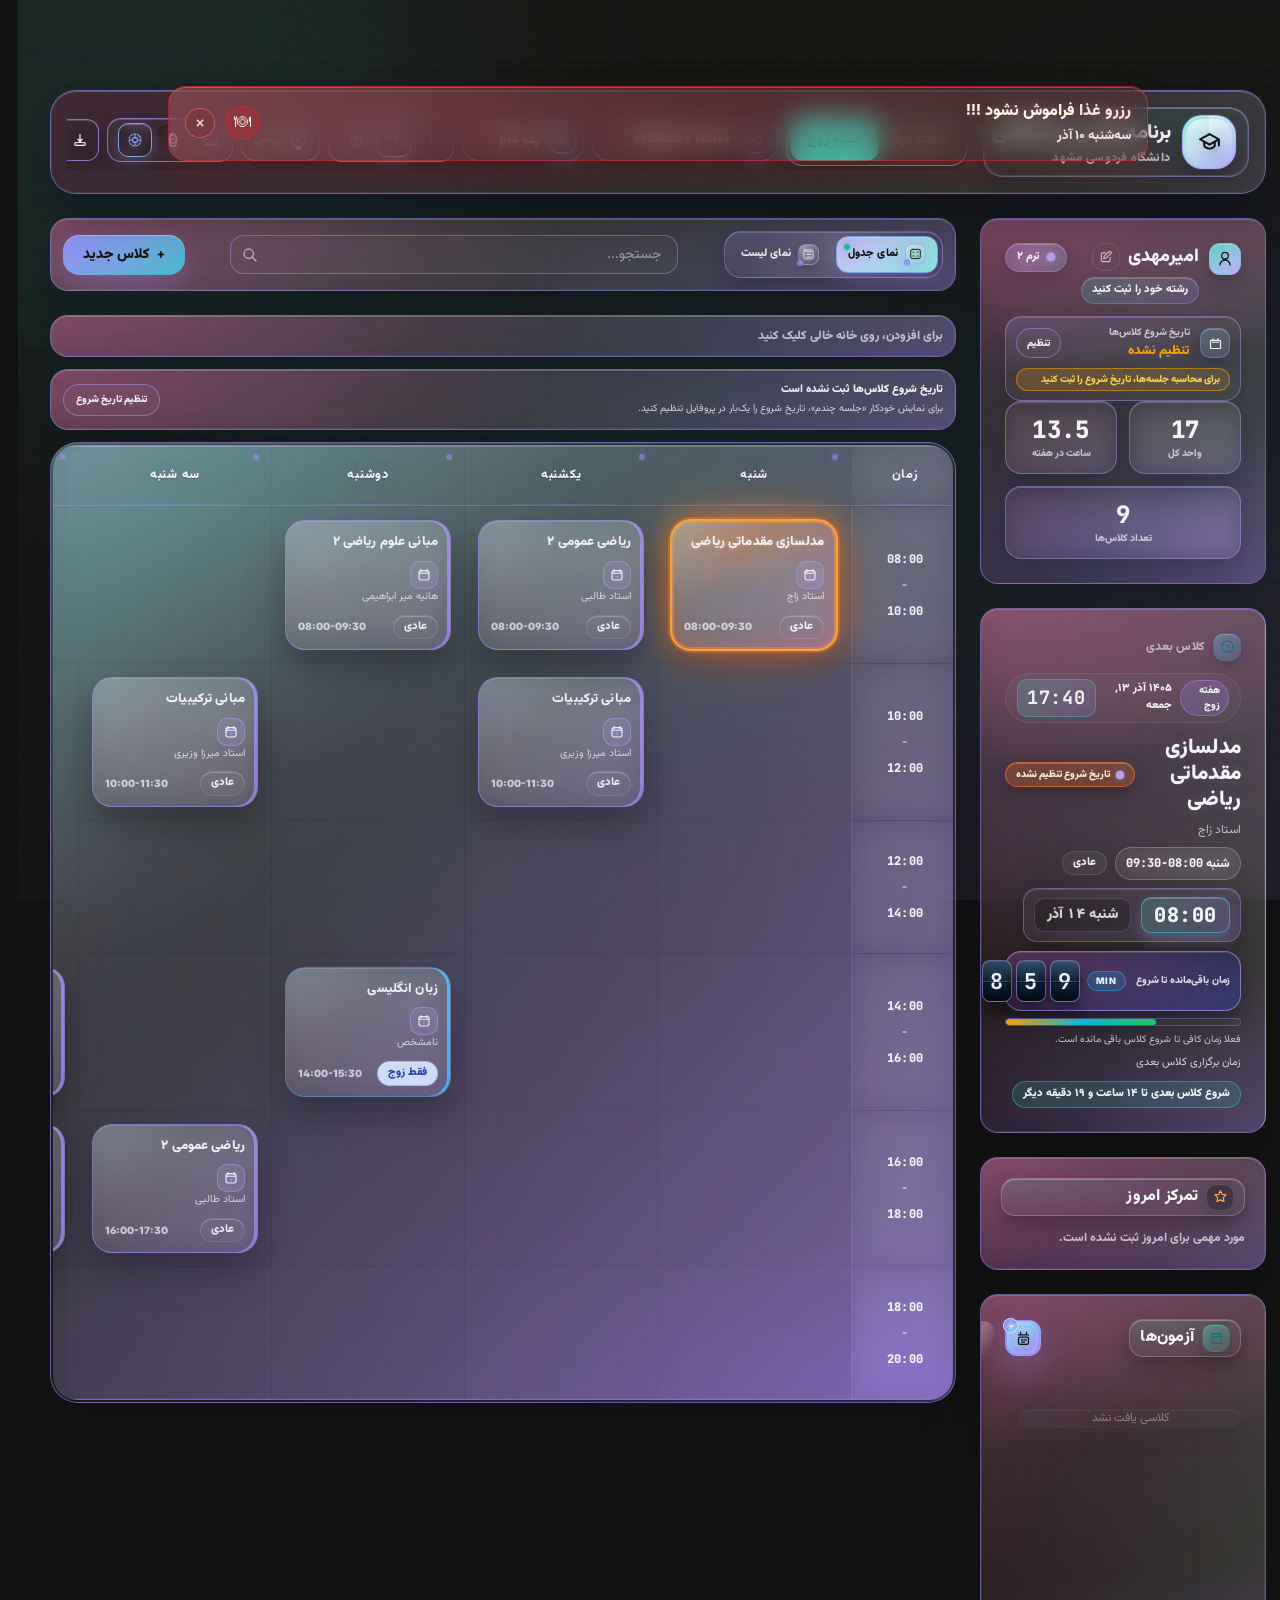
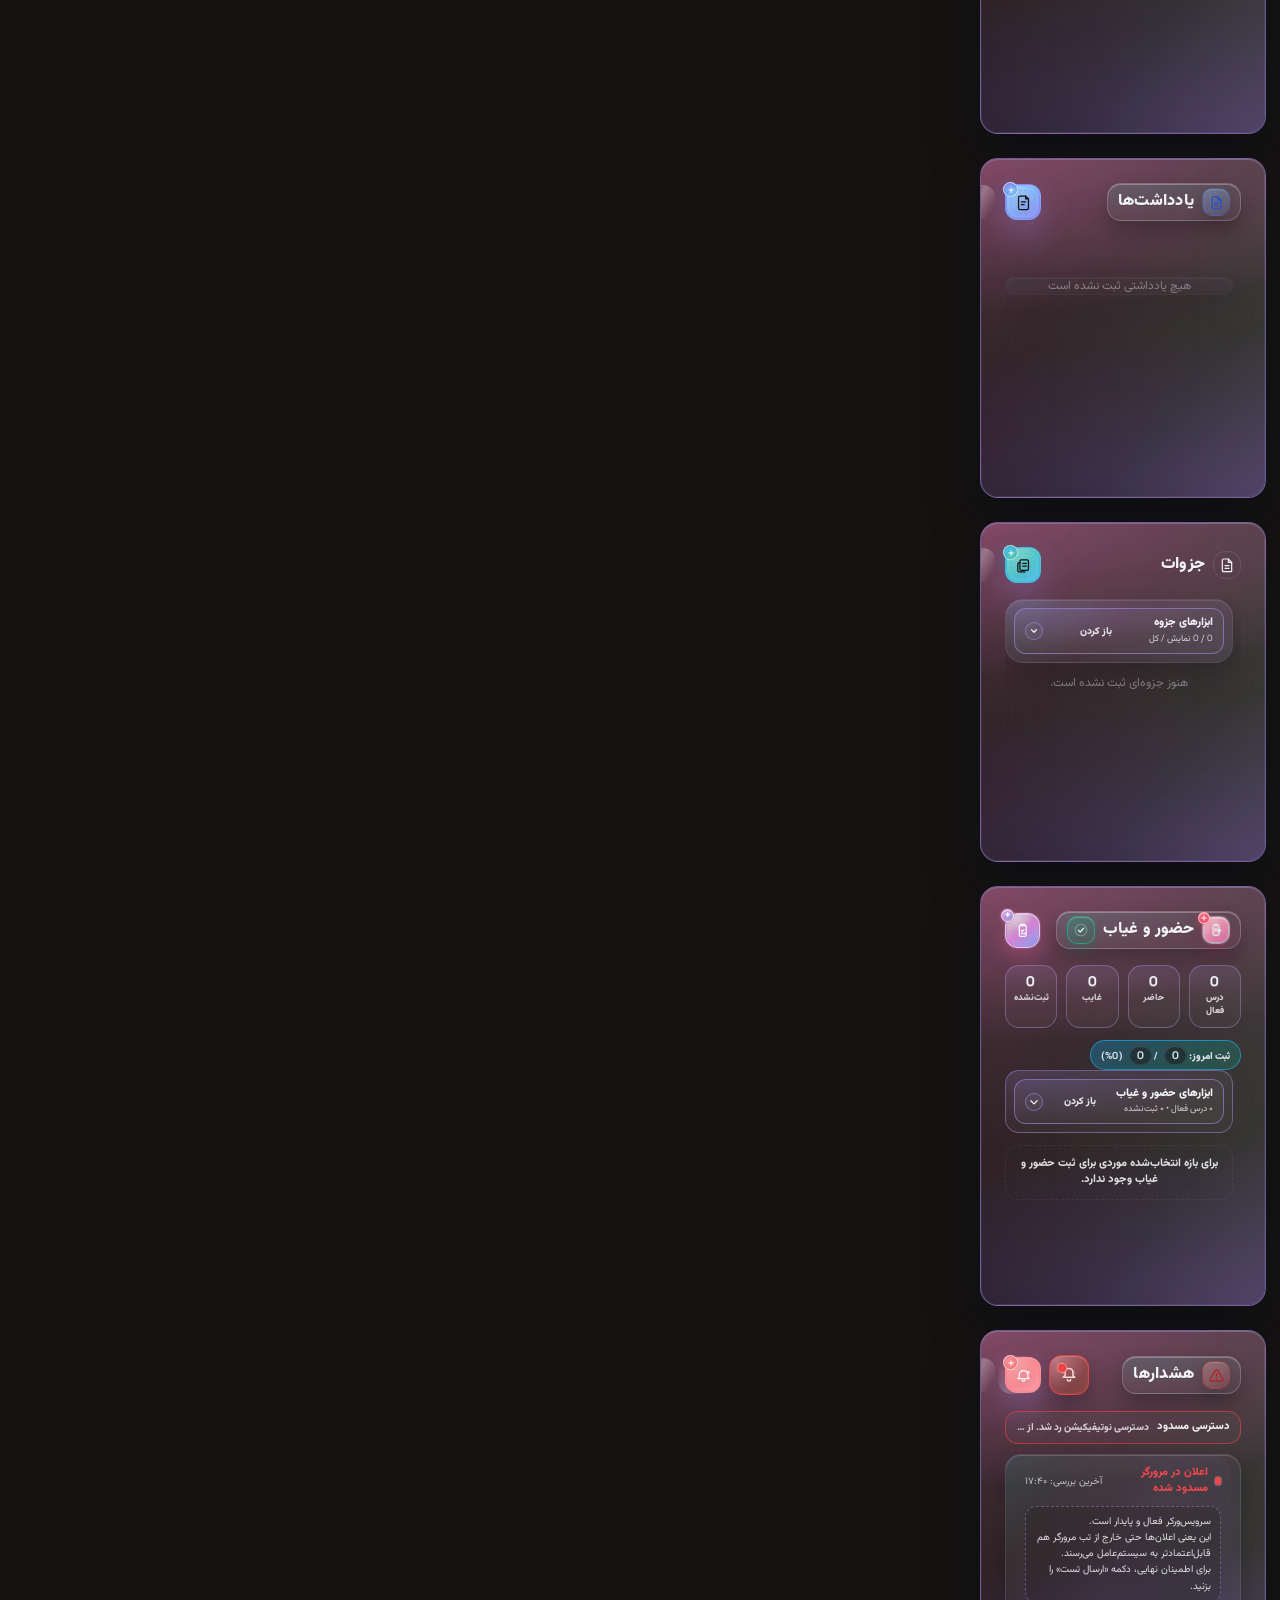
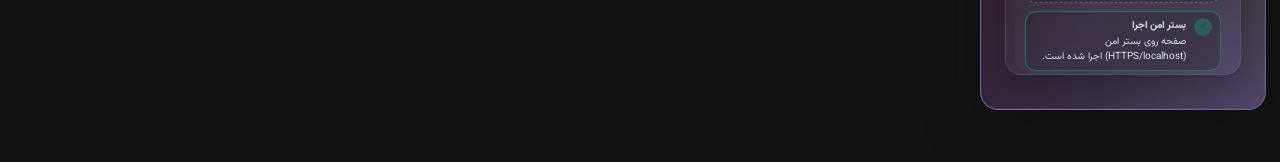
<file: index.html>
<!doctype html>
<html lang="fa" dir="rtl">
  <head>
    <meta charset="UTF-8" />
    <meta
      name="viewport"
      content="width=device-width, initial-scale=1.0, viewport-fit=cover"
    />
    <meta name="theme-color" content="#0f2027" />
    <meta name="application-name" content="University Schedule" />
    <meta name="apple-mobile-web-app-title" content="Uni Schedule" />
    <meta name="mobile-web-app-capable" content="yes" />
    <meta name="apple-mobile-web-app-capable" content="yes" />
    <meta name="msapplication-TileColor" content="#0f2027" />
    <meta name="apple-mobile-web-app-status-bar-style" content="black-translucent" />
    <link rel="manifest" href="./manifest.webmanifest?v=20260228-app-shell-v4" />
    <link rel="apple-touch-icon" sizes="180x180" href="./assets/icons/apple-touch-icon.png" />
    <link rel="icon" type="image/png" sizes="32x32" href="./assets/icons/favicon-32.png" />
    <link rel="icon" type="image/svg+xml" href="./assets/svg/favicon.svg" />
    <link rel="shortcut icon" href="./assets/svg/favicon.svg" />
    <title>University Schedule |Amirmahdi</title>

    <!-- Fonts -->
    <link
      href="https://fonts.googleapis.com/css2?family=Inter:wght@300;400;500;600;700;800&family=JetBrains+Mono:wght@500;700&family=Space+Grotesk:wght@500;700&family=Vazirmatn:wght@300;400;500;700;900&display=swap"
      rel="stylesheet"
      media="print"
      onload="this.media='all'"
    />
    <noscript>
      <link
        href="https://fonts.googleapis.com/css2?family=Inter:wght@300;400;500;600;700;800&family=JetBrains+Mono:wght@500;700&family=Space+Grotesk:wght@500;700&family=Vazirmatn:wght@300;400;500;700;900&display=swap"
        rel="stylesheet"
      />
    </noscript>

    <!-- Tailwind -->
    <script src="./assets/vendor/tailwindcss-cdn.js"></script>
    <script src="https://accounts.google.com/gsi/client" async defer></script>
    <script src="./src/tailwind-config.js"></script>

    <link rel="stylesheet" href="./styles/main.css" />
  </head>

  <body
    data-theme="frosted"
    data-style-pack="pro"
    data-anim-enabled="on"
    data-anim-intensity="low"
    data-ui-mode="auto"
    data-perf-mode="normal"
    data-mobile-ultra-smooth="off"
    data-display-mode="browser"
    data-standalone="off"
    data-app-shell-state="booting"
    class="min-h-screen text-[var(--text)] bg-[var(--bg)] font-vazir relative overflow-x-hidden"
  >
    <div
      id="appLaunchOverlay"
      class="app-launch-overlay"
      role="status"
      aria-live="polite"
      aria-hidden="false"
      aria-label="در حال آماده‌سازی برنامه"
    >
      <div class="app-launch-card">
        <div class="app-launch-logo" aria-hidden="true">
          <svg viewBox="0 0 24 24" fill="none" stroke="currentColor">
            <path
              stroke-linecap="round"
              stroke-linejoin="round"
              stroke-width="1.9"
              d="M3 9l9-5 9 5-9 5-9-5z"
            />
            <path
              stroke-linecap="round"
              stroke-linejoin="round"
              stroke-width="1.9"
              d="M7 11.6V15c0 .6.3 1.2.9 1.5 1 .6 2.6 1.5 4.1 1.5 1.5 0 3.1-.9 4.1-1.5.6-.3.9-.9.9-1.5v-3.4"
            />
            <path
              stroke-linecap="round"
              stroke-linejoin="round"
              stroke-width="1.9"
              d="M21 10v5"
            />
          </svg>
        </div>
        <div class="app-launch-title">University Schedule</div>
        <div class="app-launch-sub" data-launch-status>
          در حال آماده‌سازی محیط برنامه...
        </div>
        <div class="app-launch-progress" aria-hidden="true">
          <span class="app-launch-progress-fill"></span>
        </div>
      </div>
    </div>

    <!-- Background Engine -->
    <div id="bgAnim" class="bg-anim-layer">
      <div class="orb orb-a animate-pulse-slow"></div>
      <div class="orb orb-b animate-float"></div>
      <div class="orb orb-c animate-float" style="animation-duration: 9s"></div>

      <div class="bg-layer bg-glass" aria-hidden="true"></div>
      <div class="bg-layer bg-brutal" aria-hidden="true"></div>
      <div class="bg-layer bg-luxury" aria-hidden="true"></div>
      <div class="bg-layer bg-hacker" aria-hidden="true"></div>
      <div class="bg-layer bg-aurora" aria-hidden="true"></div>
      <div class="bg-layer bg-mono" aria-hidden="true"></div>
      <div class="bg-layer bg-soft" aria-hidden="true"></div>
      <div class="bg-layer bg-material" aria-hidden="true"></div>
      <div class="bg-layer bg-frosted" aria-hidden="true"></div>
      <div class="bg-layer bg-editorial" aria-hidden="true"></div>
      <div class="bg-layer bg-mathlight" aria-hidden="true"></div>
      <div class="bg-layer bg-mathdark" aria-hidden="true"></div>
      <div class="bg-layer bg-chemistrylight" aria-hidden="true"></div>
      <div class="bg-layer bg-chemistrydark" aria-hidden="true"></div>

      <div class="symbol-layer sym-glass" aria-hidden="true"></div>
      <div class="symbol-layer sym-brutal" aria-hidden="true"></div>
      <div class="symbol-layer sym-luxury" aria-hidden="true"></div>
      <div class="symbol-layer sym-hacker" aria-hidden="true"></div>
      <div class="symbol-layer sym-aurora" aria-hidden="true"></div>
      <div class="symbol-layer sym-mono" aria-hidden="true"></div>
      <div class="symbol-layer sym-soft" aria-hidden="true"></div>
      <div class="symbol-layer sym-material" aria-hidden="true"></div>
      <div class="symbol-layer sym-frosted" aria-hidden="true"></div>
      <div class="symbol-layer sym-editorial" aria-hidden="true"></div>
      <div class="symbol-layer sym-mathlight" aria-hidden="true"></div>
      <div class="symbol-layer sym-mathdark" aria-hidden="true"></div>
      <div class="symbol-layer sym-chemistrylight" aria-hidden="true"></div>
      <div class="symbol-layer sym-chemistrydark" aria-hidden="true"></div>

      <div class="scanline" aria-hidden="true"></div>
      <div class="grain" aria-hidden="true"></div>
    </div>

    <div
      id="pinnedAlertsBar"
      class="pinned-alerts-bar hidden"
      aria-live="polite"
    ></div>

    <!-- Modals -->
    <div
      id="modalOverlay"
      class="fixed inset-0 z-50 bg-black/60 backdrop-blur-sm hidden items-center justify-center p-4"
    ></div>
    <div
      id="deleteUndoBar"
      class="delete-undo-bar hidden"
      role="status"
      aria-live="polite"
      aria-hidden="true"
    >
      <div class="delete-undo-main">
        <span id="txtDeleteUndo" class="delete-undo-text">حذف انجام شد.</span>
      </div>
      <div class="delete-undo-actions">
        <button
          type="button"
          id="btnUndoDelete"
          class="delete-undo-btn delete-undo-btn--undo"
          onclick="app.undoLastDelete()"
        >
          بازگردانی
        </button>
        <button
          type="button"
          id="btnDismissDeleteUndo"
          class="delete-undo-btn delete-undo-btn--dismiss"
          onclick="app.dismissDeleteUndo()"
        >
          بستن
        </button>
      </div>
      <span id="deleteUndoProgress" class="delete-undo-progress" aria-hidden="true"></span>
    </div>
    <!-- Layout -->
    <div
      id="appLayout"
      class="max-w-[1600px] mx-auto p-4 lg:p-8 grid grid-cols-12 gap-6"
    >
      <!-- Navbar -->
      <nav
        class="top-nav col-span-12 theme-card p-4 flex flex-wrap items-center justify-between gap-4 sticky top-4 z-40 bg-[var(--bg)]/75"
      >
        <div class="nav-brand">
          <div
            id="topNavToggleIcon"
            class="logo-badge logo-badge--toggle select-none"
            aria-label="باز یا بسته کردن هدر"
            aria-controls="topNavControls"
            aria-expanded="true"
            role="button"
            tabindex="0"
            title="باز یا بسته کردن هدر"
            onclick="app.toggleTopNavCollapsed(event)"
            onkeydown="app.onTopNavToggleKeydown(event)"
          >
            <svg
              class="logo-icon"
              fill="none"
              stroke="currentColor"
              viewBox="0 0 24 24"
            >
              <path
                stroke-linecap="round"
                stroke-linejoin="round"
                stroke-width="1.9"
                d="M3 9l9-5 9 5-9 5-9-5z"
              />
              <path
                stroke-linecap="round"
                stroke-linejoin="round"
                stroke-width="1.9"
                d="M7 11.6V15c0 .6.3 1.2.9 1.5 1 .6 2.6 1.5 4.1 1.5 1.5 0 3.1-.9 4.1-1.5.6-.3.9-.9.9-1.5v-3.4"
              />
              <path
                stroke-linecap="round"
                stroke-linejoin="round"
                stroke-width="1.9"
                d="M21 10v5"
              />
            </svg>
          </div>
          <div class="nav-title-block">
            <h1
              id="navTitle"
              class="nav-title-text text-xl font-black tracking-tight"
            ></h1>
            <p id="navSub" class="nav-sub-text text-xs opacity-70"></p>
          </div>
        </div>

        <div
          id="topNavControls"
          class="top-nav-controls flex items-center gap-2 lg:gap-3"
        >
          <!-- Week Toggle -->
          <div
            class="week-toggle flex p-1 rounded-2xl border border-[var(--border)] bg-[var(--bg)]/35 backdrop-blur-md"
          >
            <button
              onclick="app.setWeek('odd')"
              id="btnOdd"
              class="px-4 py-2 rounded-xl text-sm font-black transition-all"
            ></button>
            <button
              onclick="app.setWeek('even')"
              id="btnEven"
              class="px-4 py-2 rounded-xl text-sm font-black transition-all"
            ></button>
          </div>

          <!-- Theme Picker -->
          <div
            id="themeSelectShell"
            class="premium-select premium-select--theme"
            data-theme="frosted"
          >
            <span class="premium-select-icon" aria-hidden="true">
              <span class="premium-icon-stack">
                <span class="premium-icon-state premium-icon-state--theme">
                  <svg viewBox="0 0 24 24" aria-hidden="true">
                    <circle
                      class="pi-stroke pi-theme-orbit pi-anim"
                      cx="12"
                      cy="12"
                      r="8.05"
                      stroke-dasharray="1.9 2.5"
                    />
                    <path
                      class="pi-stroke"
                      d="M12.1 6.2c-3.3 0-6 2.3-6 5.2 0 2.2 1.6 3.9 3.9 3.9h1.1c.53 0 .96.43.96.96 0 .76.61 1.37 1.37 1.37 2.9 0 5-2.19 5-5 0-3.69-3.06-6.45-6.33-6.45Z"
                    />
                    <circle
                      class="pi-theme-core pi-anim"
                      cx="9.35"
                      cy="10.15"
                      r="0.76"
                    />
                    <circle
                      class="pi-theme-core pi-anim"
                      cx="12.75"
                      cy="9.1"
                      r="0.68"
                    />
                    <path
                      class="pi-stroke pi-theme-spark pi-anim"
                      d="M16.1 6.2h2.3M17.25 5.05v2.3"
                    />
                    <path
                      class="pi-stroke pi-theme-sheen pi-anim"
                      d="M8.4 12.7h2.4"
                    />
                  </svg>
                </span>
              </span>
            </span>
            <select
              id="themeSelect"
              onchange="app.setTheme(this.value)"
              class="control-surface premium-select-input bg-transparent border border-[var(--border)] text-[var(--text)] text-sm rounded-2xl p-2.5 focus:outline-none font-black cursor-pointer backdrop-blur-md min-w-[136px]"
              title="Theme"
            ></select>
          </div>

          <!-- Style Pack -->
          <div
            id="packSelectShell"
            class="premium-select premium-select--pack"
            data-pack="base"
          >
            <span class="premium-select-icon" aria-hidden="true">
              <span class="premium-icon-stack">
                <span class="premium-icon-state premium-icon-state--base">
                  <svg viewBox="0 0 24 24" aria-hidden="true">
                    <path
                      class="pi-stroke"
                      d="M6 9.5 12 6l6 3.5-6 3.5-6-3.5Z"
                    />
                    <path
                      class="pi-stroke pi-pack-base-float pi-anim"
                      d="M7.8 12.6 12 15l4.2-2.4"
                    />
                    <path class="pi-stroke" d="M7.8 15.2 12 17.6l4.2-2.4" />
                  </svg>
                </span>
                <span class="premium-icon-state premium-icon-state--ultra">
                  <svg viewBox="0 0 24 24" aria-hidden="true">
                    <circle
                      class="pi-stroke pi-pack-ultra-ring pi-anim"
                      cx="12"
                      cy="12"
                      r="8.2"
                      stroke-dasharray="2.2 2.6"
                    />
                    <path
                      class="pi-stroke"
                      d="M6.5 10.4 9 7.2l3 2.7 3-2.7 2.5 3.2-5.5 6.6-5.5-6.6Z"
                    />
                    <path
                      class="pi-stroke pi-pack-ultra-glint pi-anim"
                      d="M8.2 9.8h7.6"
                    />
                  </svg>
                </span>
                <span class="premium-icon-state premium-icon-state--pro">
                  <svg viewBox="0 0 24 24" aria-hidden="true">
                    <circle
                      class="pi-stroke pi-pack-pro-orbit pi-anim"
                      cx="12"
                      cy="12"
                      r="8.1"
                      stroke-dasharray="1.8 2.4"
                    />
                    <rect
                      class="pi-stroke"
                      x="8.25"
                      y="8.25"
                      width="7.5"
                      height="7.5"
                      rx="1.55"
                    />
                    <path
                      class="pi-stroke pi-pack-pro-grid pi-anim"
                      d="M12 8.25v7.5M8.25 12h7.5"
                    />
                    <circle
                      class="pi-dot pi-pack-pro-core pi-anim"
                      cx="12"
                      cy="12"
                      r="1.08"
                    />
                  </svg>
                </span>
              </span>
            </span>
            <select
              id="packSelect"
              onchange="app.setStylePack(this.value)"
              class="control-surface premium-select-input bg-transparent border border-[var(--border)] text-[var(--text)] text-sm rounded-2xl p-2.5 focus:outline-none font-black cursor-pointer backdrop-blur-md min-w-[136px]"
              title="Style Pack"
            ></select>
          </div>

          <!-- Animation Intensity (Icon Only) -->
          <div
            id="animIntensityShell"
            class="intensity-icon-picker control-surface"
            data-intensity="high"
            data-anim-enabled="on"
            title="Animation Intensity"
            role="group"
            aria-label="Animation Intensity"
          >
            <button
              type="button"
              id="btnIntensityUltraLow"
              class="intensity-icon-btn"
              data-value="ultra-low"
              aria-pressed="false"
              onclick="app.setAnimIntensity('ultra-low')"
            >
              <svg viewBox="0 0 24 24" aria-hidden="true">
                <path
                  class="ii-bolt ii-anim ii-anim-ultra"
                  d="M10.2 4.8h4.2l-2.2 4h2.7l-5.5 8 .9-5h-2.8l2.7-7Z"
                />
              </svg>
            </button>
            <button
              type="button"
              id="btnIntensityLow"
              class="intensity-icon-btn"
              data-value="low"
              aria-pressed="false"
              onclick="app.setAnimIntensity('low')"
            >
              <svg viewBox="0 0 24 24" aria-hidden="true">
                <path
                  class="ii-bolt ii-anim ii-anim-low-a"
                  d="M5.2 6.1h3.8L7 9.5h2.3l-4.3 6.4.7-4H3.8l1.4-5.8Z"
                />
                <path
                  class="ii-bolt ii-anim ii-anim-low-b"
                  d="M13.6 5.2h4.2l-2.1 3.9h2.5l-4.8 7.2.8-4.5h-2.4l1.8-6.6Z"
                />
              </svg>
            </button>
            <button
              type="button"
              id="btnIntensityHigh"
              class="intensity-icon-btn"
              data-value="high"
              aria-pressed="false"
              onclick="app.setAnimIntensity('high')"
            >
              <svg viewBox="0 0 24 24" aria-hidden="true">
                <circle
                  class="ii-stroke ii-anim ii-core-ring"
                  cx="12"
                  cy="12"
                  r="8.2"
                  stroke-dasharray="2.2 2.8"
                />
                <path
                  class="ii-bolt ii-anim ii-anim-high-a"
                  d="M4.4 6.8h3.5L6.2 9.8h2.1l-3.6 5.5.5-3.5H3.5l.9-5Z"
                />
                <path
                  class="ii-bolt ii-anim ii-anim-high-b"
                  d="M10.1 4.9h4.1L12 8.7h2.7l-5.3 8.3.9-5.1H7.8l2.3-7Z"
                />
                <path
                  class="ii-bolt ii-anim ii-anim-high-c"
                  d="M17 6.4h3.5l-1.9 3h2.2l-3.8 5.8.5-3.6h-1.9l1.4-5.2Z"
                />
                <circle
                  class="ii-dot ii-anim ii-core-dot"
                  cx="12"
                  cy="12"
                  r="1"
                />
              </svg>
            </button>
            <select
              id="animIntensitySelect"
              onchange="app.setAnimIntensity(this.value)"
              class="hidden"
              aria-hidden="true"
              tabindex="-1"
            ></select>
          </div>

          <button
            id="btnAnimStatus"
            onclick="app.toggleAnim()"
            class="anim-status-btn control-btn"
            title="Animation Status"
            type="button"
            aria-pressed="true"
          >
            <span class="anim-status-visual" aria-hidden="true">
              <span class="anim-status-ring"></span>
              <span class="anim-status-orbit">
                <span class="anim-status-dot anim-status-dot--a"></span>
                <span class="anim-status-dot anim-status-dot--b"></span>
              </span>
              <span class="anim-status-core"></span>
            </span>
            <span id="txtAnimStatusShort" class="anim-status-short">Anim</span>
          </button>

          <!-- UI Mode -->
          <div
            id="uiModeShell"
            class="ui-mode-icon-picker control-surface"
            data-ui-mode="auto"
            title="UI Mode"
            role="group"
            aria-label="UI Mode"
          >
            <button
              type="button"
              id="btnUiModeDesktop"
              class="ui-mode-icon-btn"
              data-mode="desktop"
              aria-pressed="false"
              onclick="app.setUiMode('desktop')"
            >
              <svg viewBox="0 0 24 24" aria-hidden="true">
                <rect
                  class="umi-stroke"
                  x="4.1"
                  y="5.2"
                  width="15.8"
                  height="10.6"
                  rx="2.1"
                />
                <path class="umi-stroke" d="M2.9 18.3h18.2" />
                <path class="umi-stroke" d="M10 18.3h4" />
                <rect
                  class="umi-fill"
                  x="6.4"
                  y="7.2"
                  width="11.2"
                  height="6.2"
                  rx="1.2"
                />
                <path
                  class="umi-stroke umi-scan uii-anim pi-laptop-scan"
                  d="M7.1 10.3h4.4"
                />
              </svg>
            </button>
            <button
              type="button"
              id="btnUiModeMobile"
              class="ui-mode-icon-btn"
              data-mode="mobile"
              aria-pressed="false"
              onclick="app.setUiMode('mobile')"
            >
              <svg viewBox="0 0 24 24" aria-hidden="true">
                <circle
                  class="umi-stroke umi-wave uii-anim pi-phone-pulse"
                  cx="12"
                  cy="10.8"
                  r="5.3"
                />
                <rect
                  class="umi-stroke"
                  x="8"
                  y="3.8"
                  width="8"
                  height="16.4"
                  rx="2.5"
                />
                <rect
                  class="umi-fill"
                  x="9.7"
                  y="6.4"
                  width="4.6"
                  height="7.2"
                  rx="0.95"
                />
                <path
                  class="umi-stroke umi-swipe uii-anim pi-phone-swipe"
                  d="M10.1 11.1h3.8"
                />
                <circle class="umi-dot" cx="12" cy="17.1" r="0.82" />
              </svg>
            </button>
            <button
              type="button"
              id="btnUiModeAuto"
              class="ui-mode-icon-btn"
              data-mode="auto"
              aria-pressed="false"
              onclick="app.setUiMode('auto')"
            >
              <svg viewBox="0 0 24 24" aria-hidden="true">
                <circle
                  class="umi-stroke umi-orbit uii-anim pi-auto-orbit"
                  cx="12"
                  cy="12"
                  r="8"
                  stroke-dasharray="2.1 2.3"
                />
                <rect
                  class="umi-stroke"
                  x="9"
                  y="9"
                  width="6"
                  height="6"
                  rx="1.4"
                />
                <path
                  class="umi-stroke"
                  d="M12 5.7v1.5M12 16.8v1.5M5.7 12h1.5M16.8 12h1.5"
                />
                <circle
                  class="umi-dot umi-spark uii-anim pi-auto-spark"
                  cx="17.5"
                  cy="6.5"
                  r="1.15"
                />
              </svg>
            </button>
            <select
              id="uiModeSelect"
              onchange="app.setUiMode(this.value)"
              class="hidden"
              aria-hidden="true"
              tabindex="-1"
              title="UI Mode"
            ></select>
          </div>

          <!-- Cloud Sync -->
          <button
            id="btnInstallApp"
            onclick="app.installAsStandaloneApp()"
            class="control-btn install-app-btn"
            title="Install App"
            type="button"
            data-state="pending"
            hidden
          >
            <svg viewBox="0 0 24 24" aria-hidden="true">
              <path d="M12 3.8v10.1" fill="none" stroke="currentColor" stroke-width="1.9" stroke-linecap="round" />
              <path d="m8.8 10.8 3.2 3.4 3.2-3.4" fill="none" stroke="currentColor" stroke-width="1.9" stroke-linecap="round" stroke-linejoin="round" />
              <rect x="4.3" y="15.7" width="15.4" height="4.4" rx="1.4" fill="none" stroke="currentColor" stroke-width="1.7" />
            </svg>
            <span id="txtInstallAppLabel">Install</span>
          </button>

          <button
            id="btnCloudSync"
            onclick="cloudSync.openSettingsModal()"
            class="sync-auth-btn control-btn"
            title="Cloud Sync"
            type="button"
            data-state="offline"
          >
            <span class="sync-auth-visual" aria-hidden="true">
              <span class="sync-auth-orbit">
                <span class="sync-auth-dot"></span>
              </span>
              <span class="sync-auth-ring"></span>
              <span class="sync-auth-core"></span>
            </span>
            <span class="sync-auth-meta">
              <span id="txtCloudSyncLabel" class="sync-auth-label">Sync</span>
              <span
                id="txtCloudSyncState"
                class="sync-auth-state"
                data-state="offline"
                >Offline</span
              >
            </span>
          </button>

          <div
            id="dataIoShell"
            class="data-io-inline control-surface"
            role="group"
            aria-label="JSON Data Actions"
          >
            <button
              id="btnDataExportJson"
              type="button"
              class="data-io-action data-io-action--download control-btn"
              onclick="app.exportDataJson()"
              title="Export JSON"
              aria-label="Export JSON"
            >
              <svg viewBox="0 0 24 24" aria-hidden="true">
                <rect
                  class="dio-action-soft"
                  x="6.4"
                  y="4.7"
                  width="11.2"
                  height="8.5"
                  rx="2.25"
                />
                <path class="dio-action-stroke" d="M4.6 18.1h14.8" />
                <path class="dio-action-stroke" d="M12 7.2v8.8" />
                <path
                  class="dio-action-stroke dio-anim-down"
                  d="m8.8 12.4 3.2 3.4 3.2-3.4"
                />
                <path class="dio-action-accent dio-flow-down" d="M8 9.1h8" />
                <circle class="dio-action-core" cx="18" cy="8" r="1.05" />
              </svg>
            </button>
            <button
              id="btnDataImportJson"
              type="button"
              class="data-io-action data-io-action--upload control-btn"
              onclick="app.triggerJsonImport()"
              title="Import JSON"
              aria-label="Import JSON"
            >
              <svg viewBox="0 0 24 24" aria-hidden="true">
                <rect
                  class="dio-action-soft"
                  x="6.4"
                  y="10.8"
                  width="11.2"
                  height="8.5"
                  rx="2.25"
                />
                <path class="dio-action-stroke" d="M4.6 18.1h14.8" />
                <path class="dio-action-stroke" d="M12 15V6.2" />
                <path
                  class="dio-action-stroke dio-anim-up"
                  d="m8.8 9.4 3.2-3.4 3.2 3.4"
                />
                <path class="dio-action-accent dio-flow-up" d="M8 14.9h8" />
                <circle class="dio-action-core" cx="18" cy="15.2" r="1.05" />
              </svg>
            </button>
          </div>
        </div>
      </nav>
      <input
        type="file"
        id="jsonImportInput"
        accept=".json,application/json"
        class="hidden"
        onchange="app.handleJsonImportInput(this)"
      />
      <input
        type="file"
        id="attendanceJsonImportInput"
        accept=".json,application/json"
        class="hidden"
        onchange="app.handleAttendanceImportInput(this)"
      />

      <!-- Sidebar -->
      <aside id="sidePanel" class="col-span-12 lg:col-span-3 space-y-6">
        <!-- Profile Stats -->
        <div class="theme-card profile-card p-6">
          <div class="profile-head">
            <div class="profile-name-stack">
              <span class="profile-name-icon" aria-hidden="true">
                <svg
                  class="w-4 h-4"
                  fill="none"
                  stroke="currentColor"
                  viewBox="0 0 24 24"
                >
                  <path
                    stroke-linecap="round"
                    stroke-linejoin="round"
                    stroke-width="1.9"
                    d="M12 12a5 5 0 100-10 5 5 0 000 10zM4.5 21a7.5 7.5 0 0115 0"
                  />
                </svg>
              </span>
              <div class="profile-name-meta">
                <div class="flex items-center gap-2">
                  <h3 id="txtProfile" class="font-black text-lg truncate"></h3>
                  <button
                    id="btnEditProfile"
                    onclick="ui.openProfileMetaModal()"
                    class="w-7 h-7 rounded-xl border border-[var(--border)] text-[var(--muted)] hover:text-[var(--text)] hover:border-[var(--accent)] transition-colors flex items-center justify-center"
                    title="Edit Profile Name"
                  >
                    <svg
                      class="w-3.5 h-3.5"
                      fill="none"
                      stroke="currentColor"
                      viewBox="0 0 24 24"
                    >
                      <path
                        stroke-linecap="round"
                        stroke-linejoin="round"
                        stroke-width="2"
                        d="M11 5H6a2 2 0 00-2 2v11a2 2 0 002 2h11a2 2 0 002-2v-5m-1.414-9.586a2 2 0 112.828 2.828L12 14l-4 1 1-4 8.586-8.586z"
                      />
                    </svg>
                  </button>
                </div>
                <div id="txtProfileMajor" class="profile-major-pill"></div>
              </div>
            </div>
            <span id="txtProfileTerm" class="chip profile-term-chip"></span>
          </div>
          <div class="profile-start-row">
            <div class="profile-start-head">
              <span class="profile-start-icon" aria-hidden="true">
                <svg fill="none" stroke="currentColor" viewBox="0 0 24 24">
                  <path
                    stroke-linecap="round"
                    stroke-linejoin="round"
                    stroke-width="1.8"
                    d="M8 7V4m8 3V4m-9 6h10M5 20h14a1 1 0 001-1V8a1 1 0 00-1-1H5a1 1 0 00-1 1v11a1 1 0 001 1z"
                  />
                </svg>
              </span>
              <div class="profile-start-text">
                <div id="txtClassStartLabel" class="profile-start-label"></div>
                <div id="txtClassStartDate" class="profile-start-value"></div>
              </div>
              <button
                type="button"
                class="profile-start-edit"
                onclick="ui.openProfileMetaModal()"
              >
                تنظیم
              </button>
            </div>
            <div id="txtClassStartMeta" class="profile-start-meta"></div>
          </div>

          <div class="grid grid-cols-2 gap-3 text-center">
            <div
              class="stat-tile p-3 rounded-2xl bg-[var(--bg)]/25 border border-[var(--border)] backdrop-blur-md"
            >
              <div class="text-2xl font-black" id="statUnits">17</div>
              <div
                class="text-[10px] opacity-70 font-black"
                id="txtUnits"
              ></div>
            </div>
            <div
              class="stat-tile p-3 rounded-2xl bg-[var(--bg)]/25 border border-[var(--border)] backdrop-blur-md"
            >
              <div class="text-2xl font-black" id="statHours">16.5</div>
              <div
                class="text-[10px] opacity-70 font-black"
                id="txtHours"
              ></div>
            </div>
          </div>

          <div
            class="stat-tile mt-3 p-3 rounded-2xl bg-[var(--bg)]/25 border border-[var(--border)] text-center backdrop-blur-md"
          >
            <div class="text-2xl font-black" id="statClasses">11</div>
            <div
              class="text-[10px] opacity-70 font-black"
              id="txtClasses"
            ></div>
          </div>
        </div>

        <!-- Next Class -->
        <div
          id="nextClassWidget"
          class="theme-card side-widget next-class-card p-6 relative overflow-hidden border-r-4 border-r-[var(--accent)]"
        >
          <div class="next-title-wrap">
            <span
              class="widget-title-icon widget-title-icon--next"
              aria-hidden="true"
            >
              <svg fill="none" stroke="currentColor" viewBox="0 0 24 24">
                <path
                  stroke-linecap="round"
                  stroke-linejoin="round"
                  stroke-width="1.9"
                  d="M12 8v4l3 2m6-2a9 9 0 11-18 0 9 9 0 0118 0z"
                />
              </svg>
            </span>
            <h4
              id="txtNextClass"
              class="text-xs font-black opacity-60 uppercase tracking-widest"
            ></h4>
          </div>
          <div id="nextClassContainer" class="relative z-10"></div>
        </div>

        <!-- Today Focus Widget -->
        <div
          id="todayFocusWidget"
          class="theme-card side-widget today-focus-widget p-5 flex flex-col"
        >
          <div class="widget-title-wrap mb-3">
            <span
              class="widget-title-icon widget-title-icon--today-focus"
              aria-hidden="true"
            >
              <svg fill="none" stroke="currentColor" viewBox="0 0 24 24">
                <path
                  stroke-linecap="round"
                  stroke-linejoin="round"
                  stroke-width="1.9"
                  d="M12 3l2.7 5.47L21 9.4l-4.5 4.4 1.06 6.2L12 17.4 6.44 20l1.06-6.2L3 9.4l6.3-.93L12 3z"
                />
              </svg>
            </span>
            <h4 id="txtTodayFocus" class="font-black">تمرکز امروز</h4>
          </div>
          <div id="todayFocusContainer" class="today-focus-container"></div>
        </div>

        <!-- Exam Widget -->
        <div
          id="examWidget"
          class="theme-card side-widget exam-widget p-6 flex flex-col"
        >
          <div class="exam-widget-head">
            <div class="widget-title-wrap">
              <span
                class="widget-title-icon widget-title-icon--exam"
                aria-hidden="true"
              >
                <svg fill="none" stroke="currentColor" viewBox="0 0 24 24">
                  <path
                    stroke-linecap="round"
                    stroke-linejoin="round"
                    stroke-width="1.9"
                    d="M8 2v3M16 2v3M4 9h16M7 13h3M7 17h6M6 5h12a2 2 0 012 2v11a2 2 0 01-2 2H6a2 2 0 01-2-2V7a2 2 0 012-2z"
                  />
                </svg>
              </span>
              <h4 id="txtExams" class="font-black"></h4>
            </div>
            <button
              onclick="ui.openExamModal()"
              class="widget-add-btn widget-add-btn--exam"
              aria-label="افزودن آزمون"
              title="افزودن آزمون"
              type="button"
            >
              <span class="wab-orbit" aria-hidden="true"></span>
              <svg class="wab-icon" fill="none" viewBox="0 0 24 24" aria-hidden="true">
                <path
                  class="wab-stroke"
                  d="M8 3v2.2M16 3v2.2M5 7h14M7 10h10a2 2 0 0 1 2 2v6.2a2 2 0 0 1-2 2H7a2 2 0 0 1-2-2V12a2 2 0 0 1 2-2z"
                />
                <path class="wab-stroke" d="M9 14h2.5M13.5 14H16M9 17h4.5" />
              </svg>
              <span class="wab-plus" aria-hidden="true">
                <svg viewBox="0 0 16 16">
                  <path d="M8 3.2v9.6M3.2 8h9.6" />
                </svg>
              </span>
            </button>
          </div>
          <div id="examList" class="exam-widget-scroll space-y-3"></div>
        </div>

        <!-- Notes Widget -->
        <div
          id="notesWidget"
          class="theme-card side-widget p-6 flex flex-col h-[340px]"
        >
          <div class="flex justify-between items-center mb-4">
            <div class="widget-title-wrap">
              <span
                class="widget-title-icon widget-title-icon--note"
                aria-hidden="true"
              >
                <svg fill="none" stroke="currentColor" viewBox="0 0 24 24">
                  <path
                    stroke-linecap="round"
                    stroke-linejoin="round"
                    stroke-width="1.9"
                    d="M7 3h7l5 5v13a1 1 0 01-1 1H7a2 2 0 01-2-2V5a2 2 0 012-2z"
                  />
                  <path
                    stroke-linecap="round"
                    stroke-linejoin="round"
                    stroke-width="1.9"
                    d="M14 3v5h5M9 13h6M9 17h4"
                  />
                </svg>
              </span>
              <h4 id="txtNotesBoard" class="font-black"></h4>
            </div>
            <button
              onclick="ui.openNoteModal()"
              class="widget-add-btn widget-add-btn--note"
              aria-label="افزودن یادداشت"
              title="افزودن یادداشت"
              type="button"
            >
              <span class="wab-orbit" aria-hidden="true"></span>
              <svg class="wab-icon" fill="none" viewBox="0 0 24 24" aria-hidden="true">
                <path
                  class="wab-stroke"
                  d="M7 3h8l4 4v13a2 2 0 0 1-2 2H7a2 2 0 0 1-2-2V5a2 2 0 0 1 2-2z"
                />
                <path class="wab-stroke" d="M15 3v4h4M9 11h6M9 15h4" />
              </svg>
              <span class="wab-plus" aria-hidden="true">
                <svg viewBox="0 0 16 16">
                  <path d="M8 3.2v9.6M3.2 8h9.6" />
                </svg>
              </span>
            </button>
          </div>
          <div
            id="noteList"
            class="flex-1 overflow-y-auto space-y-3 pr-2"
          ></div>
        </div>

        <!-- Handouts Widget -->
        <div
          id="handoutsWidget"
          class="theme-card side-widget p-6 flex flex-col h-[340px]"
        >
          <div class="flex justify-between items-center mb-4">
            <div class="flex items-center gap-2">
              <span
                class="inline-flex items-center justify-center w-7 h-7 rounded-xl border border-[var(--border)] bg-[var(--bg)]/30"
                aria-hidden="true"
              >
                <svg
                  class="w-4 h-4"
                  fill="none"
                  stroke="currentColor"
                  viewBox="0 0 24 24"
                >
                  <path
                    stroke-linecap="round"
                    stroke-linejoin="round"
                    stroke-width="1.8"
                    d="M7 3h7l5 5v13a1 1 0 01-1 1H7a2 2 0 01-2-2V5a2 2 0 012-2z"
                  />
                  <path
                    stroke-linecap="round"
                    stroke-linejoin="round"
                    stroke-width="1.8"
                    d="M14 3v5h5M9 13h6M9 17h6"
                  />
                </svg>
              </span>
              <h4 id="txtHandouts" class="font-black"></h4>
            </div>
            <button
              onclick="ui.openHandoutModal()"
              class="widget-add-btn widget-add-btn--handout"
              aria-label="افزودن جزوه"
              title="افزودن جزوه"
              type="button"
            >
              <span class="wab-orbit" aria-hidden="true"></span>
              <svg class="wab-icon" fill="none" viewBox="0 0 24 24" aria-hidden="true">
                <path
                  class="wab-stroke"
                  d="M9 4h8a2 2 0 0 1 2 2v11a2 2 0 0 1-2 2H9a2 2 0 0 1-2-2V6a2 2 0 0 1 2-2z"
                />
                <path class="wab-stroke" d="M7 8H6a2 2 0 0 0-2 2v9a2 2 0 0 0 2 2h8" />
                <path class="wab-stroke" d="M11 9h5M11 13h5" />
              </svg>
              <span class="wab-plus" aria-hidden="true">
                <svg viewBox="0 0 16 16">
                  <path d="M8 3.2v9.6M3.2 8h9.6" />
                </svg>
              </span>
            </button>
          </div>
          <div
            id="handoutList"
            class="flex-1 overflow-y-auto space-y-3 pr-2"
          ></div>
        </div>

        <!-- Attendance Widget -->
        <div
          id="attendanceWidget"
          class="theme-card side-widget p-6 flex flex-col h-[420px]"
        >
          <div class="flex justify-between items-center mb-4">
            <div class="widget-title-wrap">
              <span
                class="widget-title-icon widget-title-icon--attendance"
                aria-hidden="true"
              >
                <span class="att-title-plus" aria-hidden="true">
                  <svg viewBox="0 0 16 16">
                    <path d="M8 3.4v9.2M3.4 8h9.2" />
                  </svg>
                </span>
                <svg viewBox="0 0 24 24">
                  <rect class="att-title-soft" x="6.1" y="6.1" width="11.8" height="14.3" rx="2.5" />
                  <path class="att-title-stroke" d="M9.4 4.1h5.2a1.8 1.8 0 0 1 1.8 1.8v12.2a1.8 1.8 0 0 1-1.8 1.8H9.4a1.8 1.8 0 0 1-1.8-1.8V5.9a1.8 1.8 0 0 1 1.8-1.8Z" />
                  <path class="att-title-stroke" d="M10.4 3h3.2a1 1 0 0 1 1 1v1h-5.2V4a1 1 0 0 1 1-1Z" />
                  <path class="att-title-line" d="M10.1 10.4h3.4M10.1 13.1h2.4" />
                  <circle class="att-title-dot" cx="16.7" cy="12.9" r="2.18" />
                  <path class="att-title-check" d="m15.8 12.9.8.9 1.8-1.9" />
                </svg>
              </span>
              <h4 id="txtAttendanceBoard" class="font-black"></h4>
              <span
                id="attendanceDayStatusBadge"
                class="attendance-day-status"
                data-state="pending"
                role="status"
                aria-live="polite"
                aria-label="وضعیت ثبت این روز: ناقص"
                title="وضعیت ثبت این روز: ناقص"
              >
                <svg viewBox="0 0 24 24" aria-hidden="true">
                  <circle class="ads-ring" cx="12" cy="12" r="8.7" />
                  <path class="ads-check" d="m8.1 12.2 2.6 2.7 5.3-5.4" />
                  <path class="ads-cross-a" d="m9 9 6 6" />
                  <path class="ads-cross-b" d="m15 9-6 6" />
                </svg>
              </span>
            </div>
            <button
              onclick="ui.openAttendanceSettingsModal()"
              class="attendance-title-settings-btn"
              title="Attendance Settings"
              aria-label="Attendance Settings"
              type="button"
            >
              <svg class="ats-icon" viewBox="0 0 24 24" aria-hidden="true">
                <path class="ats-stroke" d="M9.2 4.2h5.6a1.9 1.9 0 0 1 1.9 1.9v11.6a1.9 1.9 0 0 1-1.9 1.9H9.2a1.9 1.9 0 0 1-1.9-1.9V6.1a1.9 1.9 0 0 1 1.9-1.9Z" />
                <path class="ats-stroke" d="M10.4 3h3.2a1 1 0 0 1 1 1v1h-5.2V4a1 1 0 0 1 1-1Z" />
                <path class="ats-stroke" d="m10.1 11.6 1.4 1.4 2.2-2.3" />
                <path class="ats-stroke" d="M10.1 15.8h2.6" />
                <circle class="ats-core" cx="15" cy="15.8" r="1.25" />
              </svg>
            </button>
          </div>
          <div id="attendanceSummary"></div>
          <div
            id="attendanceList"
            class="flex-1 overflow-y-auto space-y-3 pr-2"
          ></div>
        </div>

        <!-- Alert Widget -->
        <div
          id="alertsWidget"
          class="theme-card side-widget p-6 flex flex-col h-[380px]"
        >
          <div class="flex justify-between items-center mb-4">
            <div class="widget-title-wrap">
              <span
                class="widget-title-icon widget-title-icon--alert"
                aria-hidden="true"
              >
                <svg fill="none" stroke="currentColor" viewBox="0 0 24 24">
                  <path
                    stroke-linecap="round"
                    stroke-linejoin="round"
                    stroke-width="1.9"
                    d="M12 9v4m0 4h.01M10.29 3.86L1.82 18a2 2 0 001.72 3h16.92a2 2 0 001.72-3L13.71 3.86a2 2 0 00-3.42 0z"
                  />
                </svg>
              </span>
              <h4 id="txtAlerts" class="font-black"></h4>
            </div>
            <div class="flex items-center gap-2">
              <button
                id="btnNotifyPermission"
                onclick="app.openNotificationSettings()"
                class="notify-perm-btn"
                title="وضعیت مجوز اعلان"
                type="button"
              >
                <span class="notify-perm-core" aria-hidden="true">
                  <svg class="notify-perm-icon" viewBox="0 0 24 24">
                    <path class="np-stroke np-bell" d="M12 4.2a4.7 4.7 0 0 0-4.7 4.7v2.5a2.9 2.9 0 0 1-.85 2.05l-1.35 1.35h13.8l-1.35-1.35a2.9 2.9 0 0 1-.85-2.05V8.9A4.7 4.7 0 0 0 12 4.2Z" />
                    <path class="np-stroke np-clapper" d="M10 17.3a2 2 0 0 0 4 0" />
                    <path class="np-stroke np-ring np-ring--l" d="M6.1 7.9c-.75.62-1.24 1.45-1.44 2.36" />
                    <path class="np-stroke np-ring np-ring--r" d="M17.9 7.9c.75.62 1.24 1.45 1.44 2.36" />
                  </svg>
                  <span class="notify-perm-dot"></span>
                  <span class="notify-perm-check">
                    <svg viewBox="0 0 16 16">
                      <path d="m3.4 8.2 2.2 2.3 4.9-5" />
                    </svg>
                  </span>
                </span>
              </button>
              <button
                onclick="ui.openNoteModal(null, true)"
                class="widget-add-btn widget-add-btn--alert"
                aria-label="افزودن هشدار"
                title="افزودن هشدار"
                type="button"
              >
                <span class="wab-orbit" aria-hidden="true"></span>
                <svg class="wab-icon" fill="none" viewBox="0 0 24 24" aria-hidden="true">
                  <path class="wab-stroke" d="M6 11a6 6 0 1 1 12 0v3.4L20 16.5H4L6 14.4z" />
                  <path class="wab-stroke" d="M10 18a2 2 0 0 0 4 0" />
                  <path class="wab-stroke" d="M18.8 6.2v2.2M17.7 7.3h2.2" />
                </svg>
                <span class="wab-plus" aria-hidden="true">
                  <svg viewBox="0 0 16 16">
                    <path d="M8 3.2v9.6M3.2 8h9.6" />
                  </svg>
                </span>
              </button>
            </div>
          </div>
          <button
            id="notifyStatusHint"
            onclick="app.openNotificationSettings()"
            class="notify-status-hint"
            type="button"
            title="وضعیت اعلان سیستمی"
          >
            <span id="txtNotifyStatusTitle" class="notify-status-title"
              >...</span
            >
            <span id="txtNotifyStatusDetail" class="notify-status-detail"
              >...</span
            >
          </button>
          <div id="notifyConnectPanel" class="notify-connect-panel">
            <div class="notify-connect-head">
              <span
                id="txtNotifyConnectState"
                class="notify-connect-state"
                data-state="off"
              >
                <span class="notify-connect-dot" aria-hidden="true"></span>
                <span>...</span>
              </span>
              <span id="txtNotifyConnectMeta" class="notify-connect-meta"
                >...</span
              >
            </div>
            <div id="txtNotifySwExplain" class="notify-sw-explain">...</div>
            <div id="notifyChecklist" class="notify-checklist"></div>
            <div class="notify-connect-actions">
              <button
                id="btnNotifyQuickFix"
                onclick="app.runNotificationQuickFix(true)"
                class="notify-action-btn notify-action-btn--fix"
                type="button"
              >
                ...
              </button>
              <button
                id="btnNotifyTest"
                onclick="app.sendSystemNotificationTest()"
                class="notify-action-btn notify-action-btn--test"
                type="button"
              >
                ...
              </button>
              <button
                id="btnNotifyGuide"
                onclick="app.openNotificationGuide()"
                class="notify-action-btn notify-action-btn--guide"
                type="button"
              >
                ...
              </button>
            </div>
          </div>
          <div
            id="alertList"
            class="flex-1 overflow-y-auto space-y-3 pr-2"
          ></div>
        </div>
      </aside>

      <!-- Main Content -->
      <main id="mainPanel" class="col-span-12 lg:col-span-9 space-y-6">
        <!-- Tools -->
        <div
          class="theme-card tools-panel p-3 flex flex-wrap gap-3 items-center justify-between"
        >
          <div
            class="view-switch"
          >
            <button
              onclick="app.setView('grid')"
              id="viewGrid"
              class="view-switch-btn is-active"
              type="button"
              aria-label="نمای جدول"
              aria-pressed="true"
            >
              <span class="vs-icon-wrap" aria-hidden="true">
                <svg
                  class="vs-icon"
                  viewBox="0 0 24 24"
                  aria-hidden="true"
                >
                  <rect class="vs-stroke" x="3.5" y="3.8" width="17" height="16.4" rx="3" />
                  <rect class="vs-fill vs-grid-accent" x="6.2" y="6.5" width="4.6" height="4.6" rx="1.15" />
                  <rect class="vs-fill" x="13.2" y="6.5" width="4.6" height="4.6" rx="1.15" />
                  <rect class="vs-fill" x="6.2" y="13.3" width="4.6" height="4.6" rx="1.15" />
                  <rect class="vs-fill" x="13.2" y="13.3" width="4.6" height="4.6" rx="1.15" />
                </svg>
                <span class="vs-icon-glow" aria-hidden="true"></span>
              </span>
              <span id="txtGrid"></span>
            </button>
            <button
              onclick="app.setView('list')"
              id="viewList"
              class="view-switch-btn"
              type="button"
              aria-label="نمای لیست"
              aria-pressed="false"
            >
              <span class="vs-icon-wrap" aria-hidden="true">
                <svg
                  class="vs-icon"
                  viewBox="0 0 24 24"
                  aria-hidden="true"
                >
                  <rect class="vs-stroke" x="3.5" y="3.8" width="17" height="16.4" rx="3" />
                  <path class="vs-stroke" d="M9 7.2h8.1M9 12h8.1M9 16.8h8.1" />
                  <circle class="vs-fill vs-list-accent" cx="6.8" cy="7.2" r="1.15" />
                  <circle class="vs-fill" cx="6.8" cy="12" r="1.15" />
                  <circle class="vs-fill" cx="6.8" cy="16.8" r="1.15" />
                </svg>
                <span class="vs-icon-glow" aria-hidden="true"></span>
              </span>
              <span id="txtList"></span>
            </button>
          </div>
          <div class="flex-1 max-w-md relative">
            <input
              type="text"
              id="searchInput"
              oninput="app.search(this.value)"
              class="inp search-input pr-4 pl-10 text-sm"
              placeholder="..."
            />
            <svg
              class="w-4 h-4 absolute left-3 top-3 opacity-60"
              fill="none"
              stroke="currentColor"
              viewBox="0 0 24 24"
            >
              <path
                stroke-linecap="round"
                stroke-linejoin="round"
                stroke-width="2"
                d="M21 21l-6-6m2-5a7 7 0 11-14 0 7 7 0 0114 0z"
              />
            </svg>
          </div>

          <button
            onclick="ui.openClassModal()"
            class="add-class-btn px-5 py-2.5 bg-[var(--accent)] text-[var(--bg)] rounded-2xl font-black text-sm hover:brightness-110 transition-all shadow-xl flex items-center gap-2"
          >
            <span>+</span> <span id="txtAddClass"></span>
          </button>
        </div>

        <!-- Schedule -->
        <div id="scheduleContainer" class="animate-fade-in"></div>
      </main>
    </div>

    <nav
      id="appBottomNav"
      class="app-bottom-nav"
      role="navigation"
      aria-label="ناوبری سریع اپ"
    >
      <button
        type="button"
        class="app-bottom-nav-btn"
        data-tab="today"
        onclick="app.navigateBottomTab('today')"
        aria-pressed="false"
      >
        <span class="label">امروز</span>
      </button>
      <button
        type="button"
        class="app-bottom-nav-btn is-active"
        data-tab="alerts"
        onclick="app.navigateBottomTab('alerts')"
        aria-pressed="true"
      >
        <span class="label">هشدارها</span>
      </button>
      <button
        type="button"
        class="app-bottom-nav-btn"
        data-tab="handouts"
        onclick="app.navigateBottomTab('handouts')"
        aria-pressed="false"
      >
        <span class="label">جزوات</span>
      </button>
      <button
        type="button"
        class="app-bottom-nav-btn"
        data-tab="exams"
        onclick="app.navigateBottomTab('exams')"
        aria-pressed="false"
      >
        <span class="label">آزمون‌ها</span>
      </button>
      <button
        type="button"
        class="app-bottom-nav-btn"
        data-tab="attendance"
        onclick="app.navigateBottomTab('attendance')"
        aria-pressed="false"
      >
        <span class="label">حضورغیاب</span>
      </button>
    </nav>

    <div id="quickFabRoot" class="quick-fab-root" data-open="off">
      <div id="quickFabActions" class="quick-fab-actions" aria-hidden="true">
        <button
          type="button"
          class="quick-fab-action"
          onclick="app.quickAction('class')"
        >
          کلاس
        </button>
        <button
          type="button"
          class="quick-fab-action"
          onclick="app.quickAction('exam')"
        >
          آزمون
        </button>
        <button
          type="button"
          class="quick-fab-action"
          onclick="app.quickAction('note')"
        >
          یادداشت
        </button>
        <button
          type="button"
          class="quick-fab-action"
          onclick="app.quickAction('handout')"
        >
          جزوه
        </button>
      </div>
      <button
        id="quickFabToggle"
        type="button"
        class="quick-fab-toggle"
        aria-expanded="false"
        aria-controls="quickFabActions"
        onclick="app.toggleQuickFab()"
      >
        +
      </button>
    </div>

    <script type="module" src="./src/main.js"></script>
  </body>
</html>
</file>
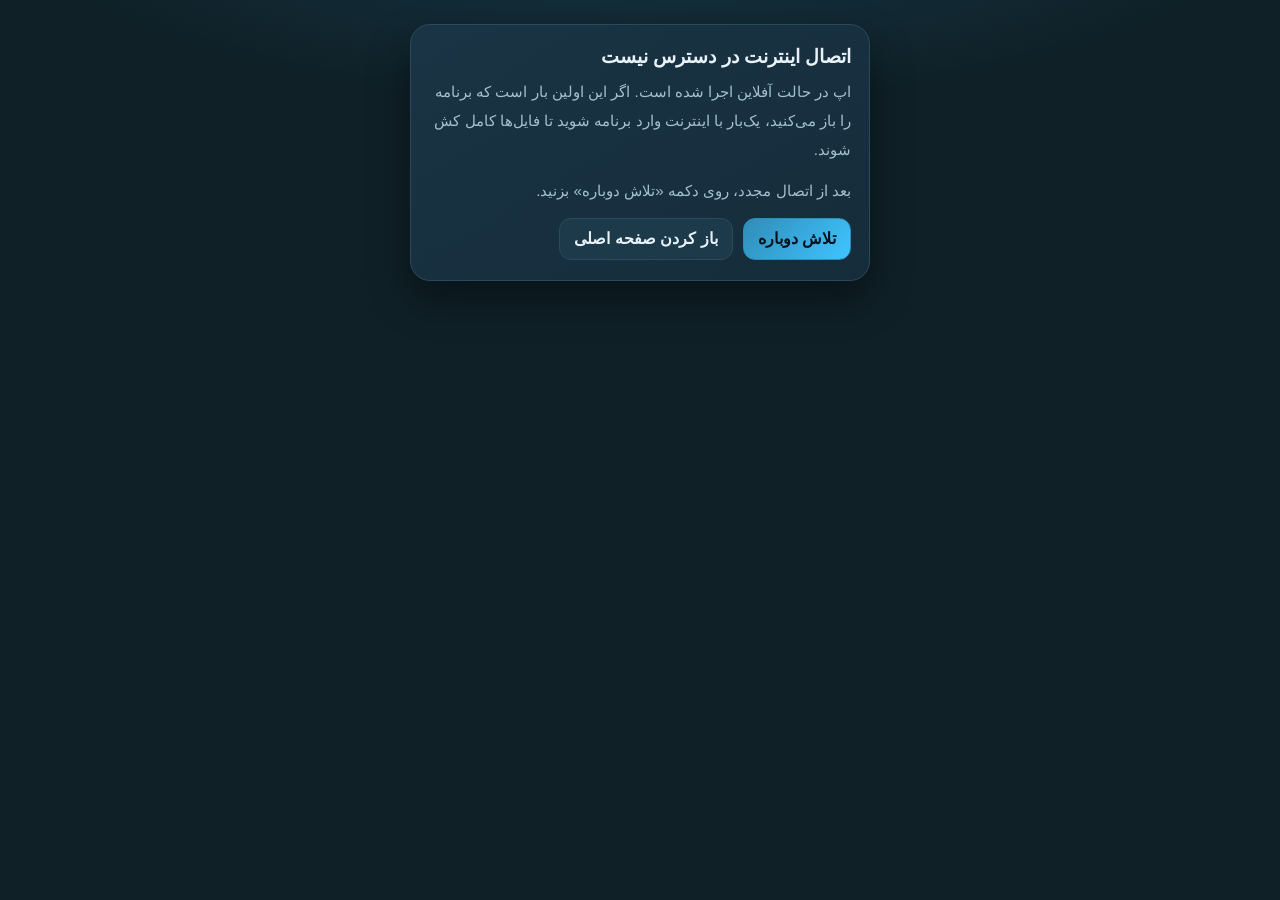
<file: offline.html>
<!doctype html>
<html lang="fa" dir="rtl">
  <head>
    <meta charset="UTF-8" />
    <meta
      name="viewport"
      content="width=device-width, initial-scale=1.0, viewport-fit=cover"
    />
    <meta name="theme-color" content="#0f2027" />
    <title>Offline | Uni Schedule</title>
    <style>
      :root {
        color-scheme: dark;
        --bg: #0f2027;
        --card: #152c3a;
        --text: #e8f1f8;
        --muted: #a3bfce;
        --accent: #40c4ff;
        --border: #2a4a5d;
      }
      * {
        box-sizing: border-box;
      }
      html,
      body {
        margin: 0;
        padding: 0;
        min-height: 100%;
      }
      body {
        font-family: "Vazirmatn", Tahoma, "Segoe UI", sans-serif;
        background:
          radial-gradient(900px 280px at 50% -10%, #205c7a66, transparent 70%),
          var(--bg);
        color: var(--text);
        display: grid;
        place-items: center;
        padding: 24px;
      }
      .card {
        width: min(92vw, 460px);
        border: 1px solid var(--border);
        border-radius: 20px;
        background: linear-gradient(150deg, #1a3445, var(--card));
        box-shadow: 0 18px 40px #00000066;
        padding: 20px 18px;
      }
      h1 {
        margin: 0 0 10px;
        font-size: 1.18rem;
        font-weight: 900;
      }
      p {
        margin: 0 0 12px;
        line-height: 1.9;
        color: var(--muted);
        font-size: 0.95rem;
      }
      .actions {
        display: flex;
        gap: 10px;
        flex-wrap: wrap;
        margin-top: 10px;
      }
      button,
      a {
        border: 1px solid var(--border);
        border-radius: 12px;
        min-height: 42px;
        padding: 10px 14px;
        font: inherit;
        font-weight: 800;
        text-decoration: none;
        color: var(--text);
        background: #1d3a4b;
      }
      .primary {
        border-color: #2f8db8;
        background: linear-gradient(130deg, #2f8db8, var(--accent));
        color: #00131d;
      }
    </style>
  </head>
  <body>
    <main class="card">
      <h1>اتصال اینترنت در دسترس نیست</h1>
      <p>
        اپ در حالت آفلاین اجرا شده است. اگر این اولین بار است که برنامه را باز می‌کنید،
        یک‌بار با اینترنت وارد برنامه شوید تا فایل‌ها کامل کش شوند.
      </p>
      <p>
        بعد از اتصال مجدد، روی دکمه «تلاش دوباره» بزنید.
      </p>
      <div class="actions">
        <button class="primary" type="button" onclick="location.reload()">
          تلاش دوباره
        </button>
        <a href="./index.html">باز کردن صفحه اصلی</a>
      </div>
    </main>
  </body>
</html>
</file>
